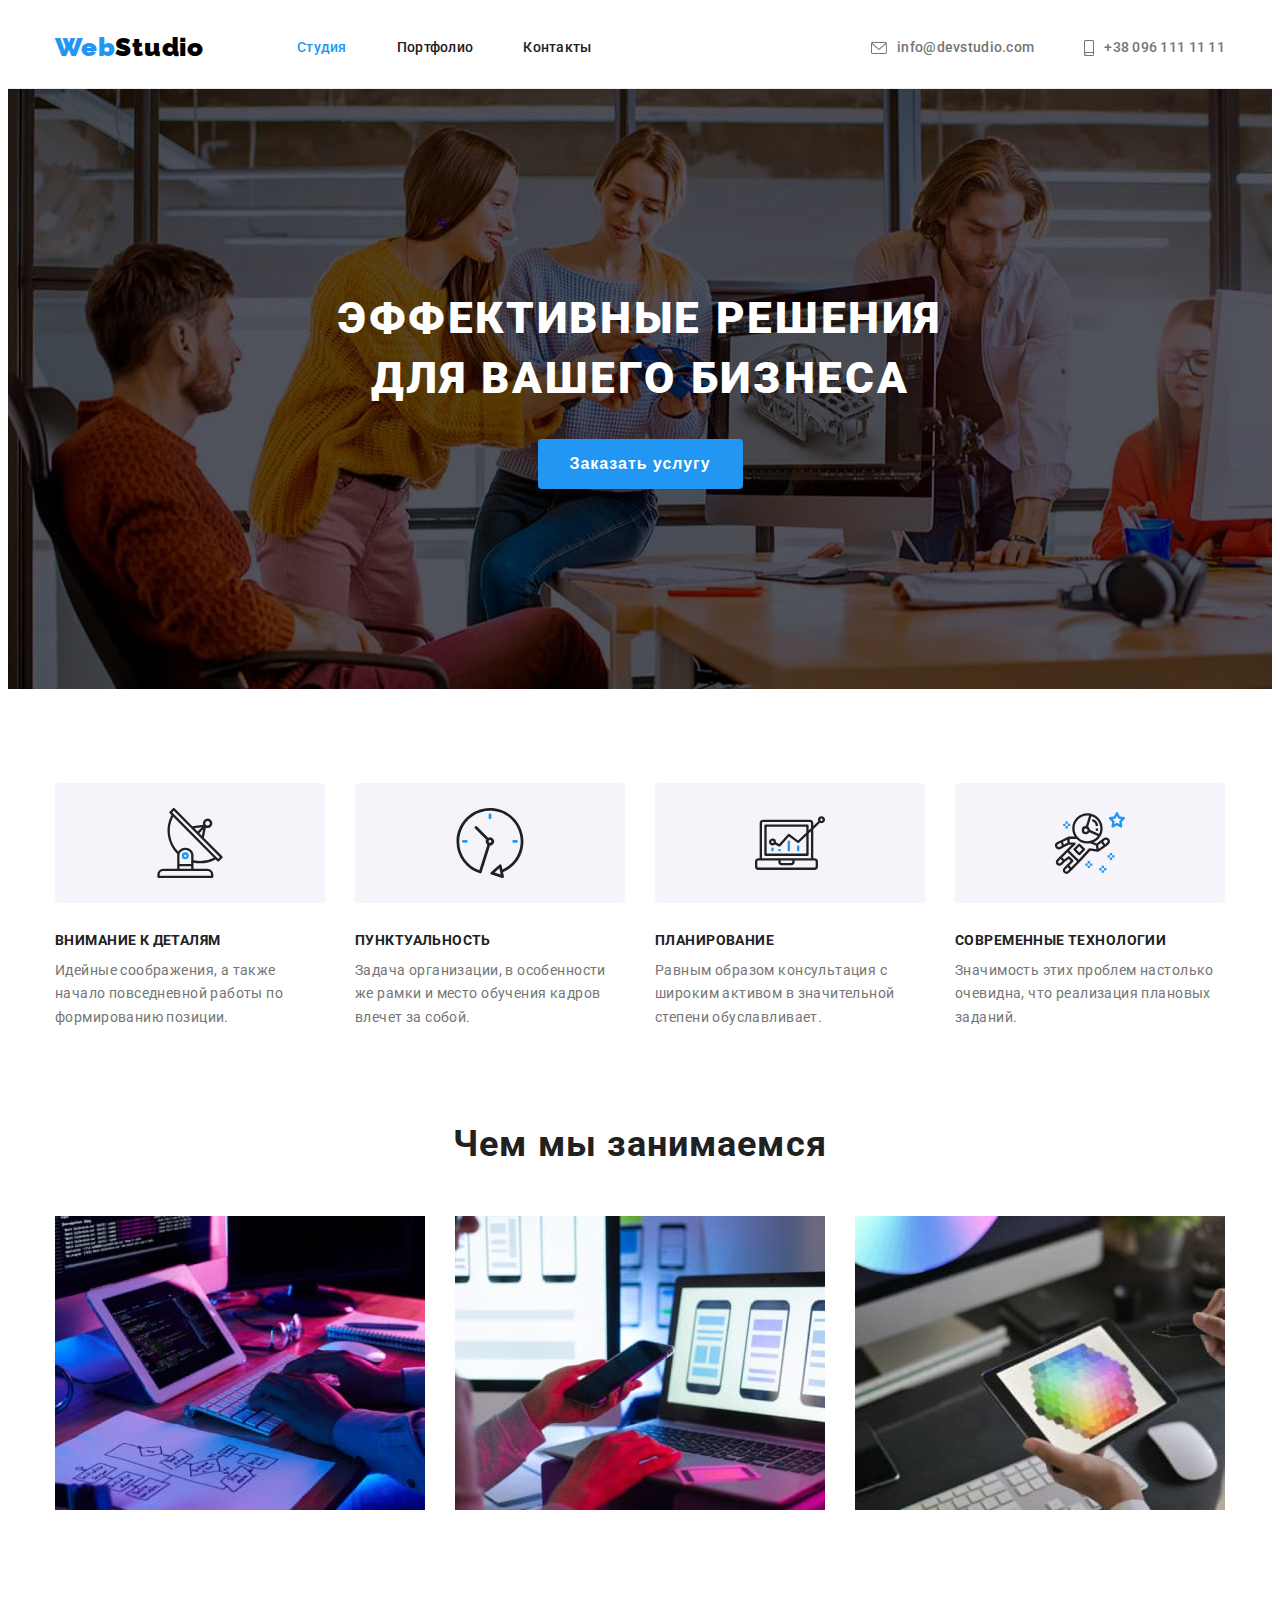
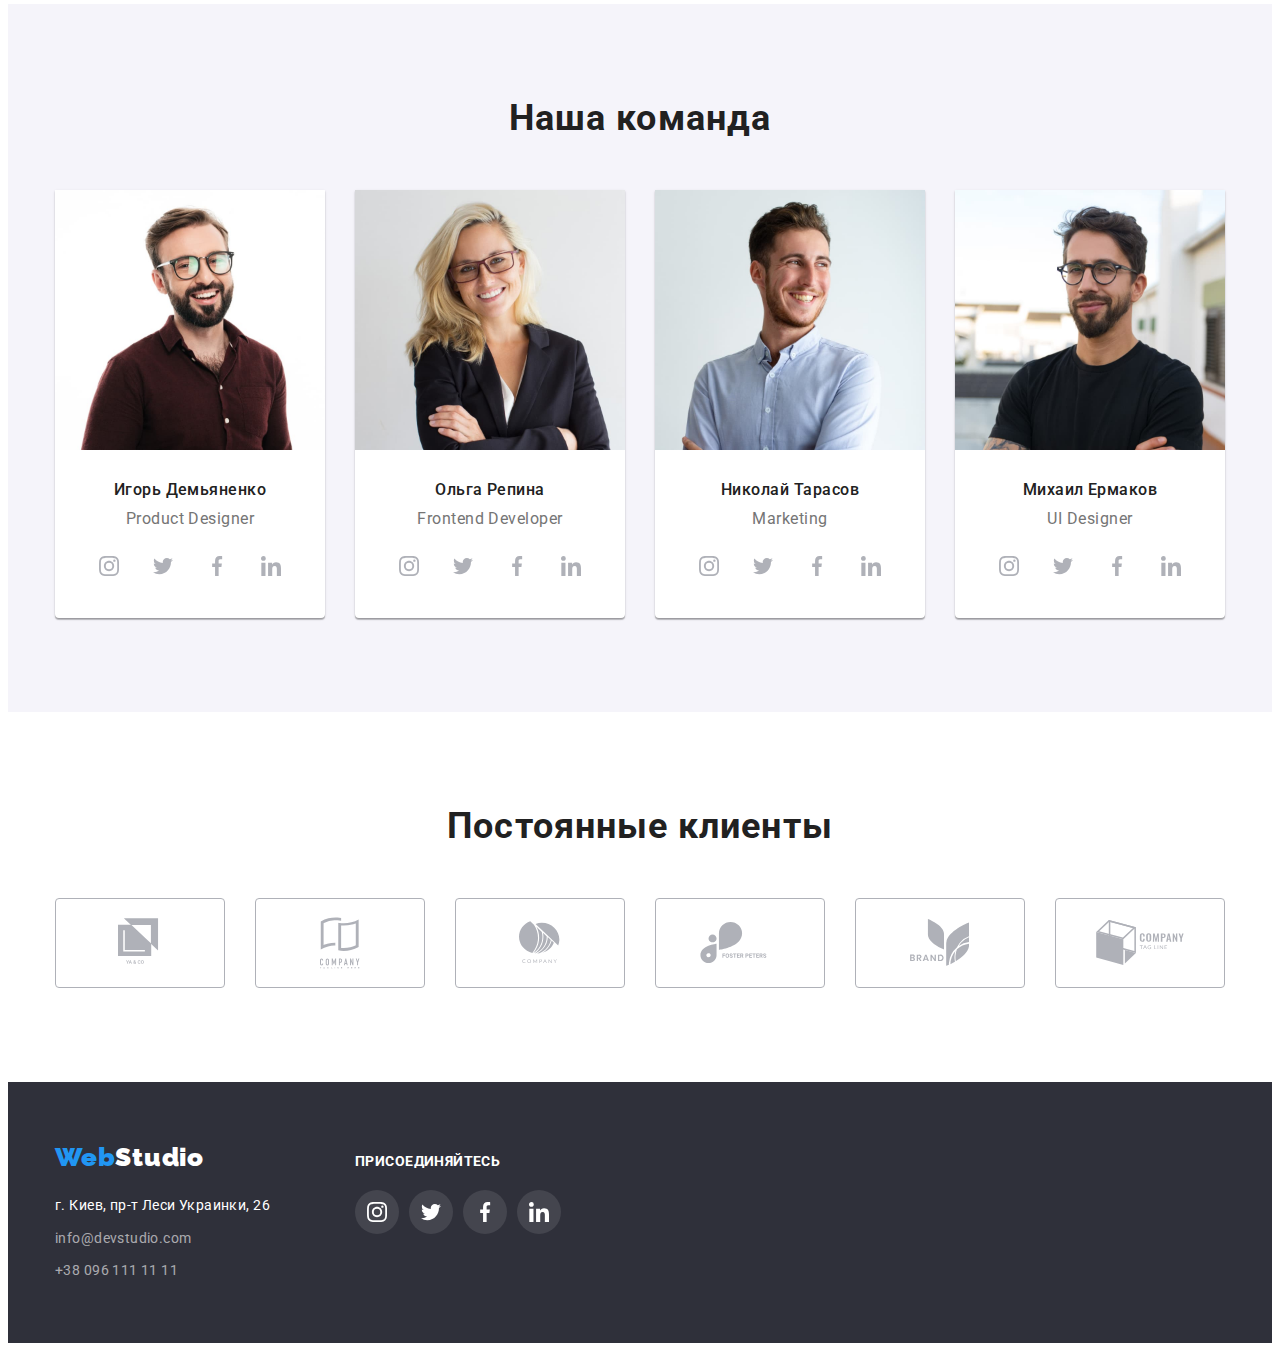
<file: index.html>
<!DOCTYPE html>
<html lang="ru">
	<head>
		<meta charset="UTF-8">
		<meta name="viewport" content="width=device-width, initial-scale=1.0">
		<title>WebStudio</title>
		<link rel="preconnect" href="https://fonts.gstatic.com"> 
		<link href="https://fonts.googleapis.com/css2?family=Raleway:wght@700&family=Roboto:wght@400;500;700;900&display=swap" rel="stylesheet">
		<link rel="stylesheet" href="https://cdnjs.cloudflare.com/ajax/libs/modern-normalize/0.2.0/modern-normalize.min.css" integrity="sha512-sqIVMkf5f8XGYI/UZYGs7wODxlUeoj9JknataPfUwtvrSKWMHrMXGZ7Evb6nabFYJQG15vFFyALe6r0nWCD1Ug==" crossorigin="anonymous" />
		<link rel="stylesheet" href="css/style.css">
	</head>
<body>
<!-- Header -->
	<header class="header">
		<div class="container">
			<nav class="main-nav">
				<a class="logo link" href="./index.html"><span class="logo-web">Web</span><span class="logo-studio">Studio</span></a>
				<ul class="site-nav list">
					<li class="item"><a class="link current" href="./index.html">Студия</a></li>
					<li class="item"><a class="link" href="./portfolio.html">Портфолио</a></li>
					<li class="item"><a class="link" href="">Контакты</a></li>
				</ul>
			</nav>
				<ul class="contact-nav list">
					<li class="item">
						<a class="link contact-link" href="mailto:info@devstudio.com">
							<svg class="icon" width="16" height="12">
								<use href="./images/svg/sprite.svg#icon-mail"></use>
							</svg>
							info@devstudio.com
						</a>
					</li>
					<li class="item phone">
						<a class="link contact-link" href="tel:+380961111111">
							<svg class="icon" width="10" height="16">
								<use href="./images/svg/sprite.svg#icon-smartphone"></use>
							</svg>
							+38 096 111 11 11
						</a>
					</li>
				</ul>
		</div>
	</header>
<!-- Main -->
	<main>
<!-- Герой -->
		<section class="hero">
			<h1 class="hero-title">Эффективные решения для вашего бизнеса</h1>
			<div class="hero-button">
			<button class="button" type="button">Заказать услугу</button>
			</div>
		</section>
<!-- Наши преимущества -->
		<section class="section our-features">
			<div class="container">
				<h2 class="section-title visually-hidden">Наши преимущества</h2>
				<ul class="list grid features-grid">
					<li class="grid-item list-item icon-antenna">
						<h3 class="list-title">Внимание к деталям</h3>
						<p class="features-item">Идейные соображения, а также начало повседневной работы по формированию позиции.</p>
					</li>
					<li class="grid-item list-item icon-clock">
						<h3 class="list-title">Пунктуальность</h3>
						<p class="features-item">Задача организации, в особенности же рамки и место обучения кадров влечет за собой.</p>
					</li>
					<li class="grid-item list-item icon-diagram">
						<h3 class="list-title">Планирование</h3>
						<p class="features-item">Равным образом консультация с широким активом в значительной степени обуславливает.</p>
					</li>
					<li class="grid-item list-item icon-astronaut">
						<h3 class="list-title">Современные технологии</h3>
						<p class="features-item">Значимость этих проблем настолько очевидна, что реализация плановых заданий.</p>
					</li>
				</ul>
			</div>
		</section>
<!-- Чем мы занимаемся -->
		<section class="section example-work">
			<div class="container">
				<h2 class="section-title">Чем мы занимаемся</h2>
				<ul class="list grid example-item">
					<li class="grid-item"><img src="images/box-1.jpg" width="370" alt="Процесс верстки веб-страницы"></li>
					<li class="grid-item"><img src="images/img.jpg" width="370" alt="Процесс оформления стилей для веб-страницы"></li>
					<li class="grid-item"><img src="images/img-2.jpg" width="370" alt="Процесс создания дизайна веб-страницы"></li>
				</ul>
			</div>
		</section>
<!-- Наша команда -->
		<section class="section our-team">
			<div class="container">
				<h2 class="section-title">Наша команда</h2>
				<ul class="list grid team-item">
					<li class="grid-item  list-item">
						<img src="images/img-3.jpg" alt="Фото Игоря Демьяненко" width="270">
						<div class="team-card">
							<h3 class="list-title">Игорь Демьяненко</h3>
							<p class="team-member" lang="en">Product Designer</p>
							<ul class="list social-icons">
								<li class="social-icons-item">
									<span class="visually-hidden">Instagram</span>
									<a href="" class="social-icons-link" aria-label="Instagram" target="_blank" rel="noopener noreferrer">
										<svg class="icon">
											<use href="./images/svg/sprite.svg#icon-instagram"></use>
										</svg>
									</a>
								</li>
								<li class="social-icons-item">
									<span class="visually-hidden">Twitter</span>
									<a href="" class="social-icons-link" aria-label="Twitter" target="_blank" rel="noopener noreferrer">
										<svg class="icon">
											<use href="./images/svg/sprite.svg#icon-twitter"></use>
										</svg>
									</a>
								</li>
								<li class="social-icons-item">
									<span class="visually-hidden">Facebook</span>
									<a href="" class="social-icons-link" aria-label="Facebook" target="_blank" rel="noopener noreferrer">
										<svg class="icon">
											<use href="./images/svg/sprite.svg#icon-facebook"></use>
										</svg>
									</a>
								</li>
								<li class="social-icons-item">
									<span class="visually-hidden">LinkedIn</span>
									<a href="" class="social-icons-link" aria-label="LinkedIn" target="_blank" rel="noopener noreferrer">
										<svg class="icon">
											<use href="./images/svg/sprite.svg#icon-linkedin"></use>
										</svg>
									</a>
								</li>
							</ul>

						</div>
					</li>
					<li class="grid-item list-item">
							<img src="images/img-4.jpg" alt="Фото Ольги Репиной" width="270">
						<div class="team-card">	
							<h3 class="list-title">Ольга Репина</h3>
							<p class="team-member" lang="en">Frontend Developer</p>
							<ul class="list social-icons">
								<li class="social-icons-item">
									<span class="visually-hidden">Instagram</span>
									<a href="" class="social-icons-link" aria-label="Instagram" target="_blank" rel="noopener noreferrer">
										<svg class="icon">
											<use href="./images/svg/sprite.svg#icon-instagram"></use>
										</svg>
									</a>
								</li>
								<li class="social-icons-item">
									<span class="visually-hidden">Twitter</span>
									<a href="" class="social-icons-link" aria-label="Twitter" target="_blank" rel="noopener noreferrer">
										<svg class="icon">
											<use href="./images/svg/sprite.svg#icon-twitter"></use>
										</svg>
									</a>
								</li>
								<li class="social-icons-item">
									<span class="visually-hidden">Facebook</span>
									<a href="" class="social-icons-link" aria-label="Facebook" target="_blank" rel="noopener noreferrer">
										<svg class="icon">
											<use href="./images/svg/sprite.svg#icon-facebook"></use>
										</svg>
									</a>
								</li>
								<li class="social-icons-item">
									<span class="visually-hidden">LinkedIn</span>
									<a href="" class="social-icons-link" aria-label="LinkedIn" target="_blank" rel="noopener noreferrer">
										<svg class="icon">
											<use href="./images/svg/sprite.svg#icon-linkedin"></use>
										</svg>
									</a>
								</li>
							</ul>
						</div>
					</li>
					<li class="grid-item list-item">
							<img src="images/img-5.jpg" alt="Фото Николая Тарасова" width="270">
						<div class="team-card">	
							<h3 class="list-title">Николай Тарасов</h3>
							<p class="team-member" lang="en">Marketing</p>
							<ul class="list social-icons">
								<li class="social-icons-item">
									<span class="visually-hidden">Instagram</span>
									<a href="" class="social-icons-link" aria-label="Instagram" target="_blank" rel="noopener noreferrer">
										<svg class="icon">
											<use href="./images/svg/sprite.svg#icon-instagram"></use>
										</svg>
									</a>
								</li>
								<li class="social-icons-item">
									<span class="visually-hidden">Twitter</span>
									<a href="" class="social-icons-link" aria-label="Twitter" target="_blank" rel="noopener noreferrer">
										<svg class="icon">
											<use href="./images/svg/sprite.svg#icon-twitter"></use>
										</svg>
									</a>
								</li>
								<li class="social-icons-item">
									<span class="visually-hidden">Facebook</span>
									<a href="" class="social-icons-link" aria-label="Facebook" target="_blank" rel="noopener noreferrer">
										<svg class="icon">
											<use href="./images/svg/sprite.svg#icon-facebook"></use>
										</svg>
									</a>
								</li>
								<li class="social-icons-item">
									<span class="visually-hidden">LinkedIn</span>
									<a href="" class="social-icons-link" aria-label="LinkedIn" target="_blank" rel="noopener noreferrer">
										<svg class="icon">
											<use href="./images/svg/sprite.svg#icon-linkedin"></use>
										</svg>
									</a>
								</li>
							</ul>
						</div>
					</li>
					<li class="grid-item list-item">
							<img src="images/img-6-2.jpg" alt="Фото Михаила Ермакова" width="270">
						<div class="team-card">	
							<h3 class="list-title">Михаил Ермаков</h3>
							<p class="team-member" lang="en">UI Designer</p>
							<ul class="list social-icons">
								<li class="social-icons-item">
									<span class="visually-hidden">Instagram</span>
									<a href="" class="social-icons-link" aria-label="Instagram" target="_blank" rel="noopener noreferrer">
										<svg class="icon">
											<use href="./images/svg/sprite.svg#icon-instagram"></use>
										</svg>
									</a>
								</li>
								<li class="social-icons-item">
									<span class="visually-hidden">Twitter</span>
									<a href="" class="social-icons-link" aria-label="Twitter" target="_blank" rel="noopener noreferrer">
										<svg class="icon">
											<use href="./images/svg/sprite.svg#icon-twitter"></use>
										</svg>
									</a>
								</li>
								<li class="social-icons-item">
									<span class="visually-hidden">Facebook</span>
									<a href="" class="social-icons-link" aria-label="Facebook" target="_blank" rel="noopener noreferrer">
										<svg class="icon">
											<use href="./images/svg/sprite.svg#icon-facebook"></use>
										</svg>
									</a>
								</li>
								<li class="social-icons-item">
									<span class="visually-hidden">LinkedIn</span>
									<a href="" class="social-icons-link" aria-label="LinkedIn" target="_blank" rel="noopener noreferrer">
										<svg class="icon">
											<use href="./images/svg/sprite.svg#icon-linkedin"></use>
										</svg>
									</a>
								</li>
							</ul>
						</div>
					</li>
				</ul>
			</div>
		</section>
	</main>
<!-- Постоянные клиенты -->
	<section class="section clients">
		<div class="container">
			<h2 class="section-title">Постоянные клиенты</h2>
			<ul class="list grid clients-grid">
				<li class="grid-item list-item">
					<a href=""  class="clients-link" target="_blank" rel="noopener noreferrer">
						<svg svg class="icon" width="44.27" height="49.23">
							<use href="./images/svg/sprite.svg#icon-logo1"></use>
						</svg>
					</a>	
				</li>
				<li class="grid-item list-item">
					<a href="" class="clients-link" target="_blank" rel="noopener noreferrer">
						<svg class="icon" width="40" height="52" >
							<use href="./images/svg/sprite.svg#icon-logo2"></use>
						</svg>
					</a>
				</li>
				<li class="grid-item list-item">
					<a href="" class="clients-link" target="_blank" rel="noopener noreferrer">
						<svg svg class="icon" width="41" height="42.6">
							<use href="./images/svg/sprite.svg#icon-logo3"></use>
						</svg>
					</a>
				</li>
				<li class="grid-item list-item">
					<a href="" class="clients-link" target="_blank" rel="noopener noreferrer">
						<svg svg class="icon" width="79.66" height="42.02">
							<use href="./images/svg/sprite.svg#icon-logo4"></use>
						</svg>
					</a>
				</li>
				<li class="grid-item list-item">
					<a href="" class="clients-link" target="_blank" rel="noopener noreferrer">
						<svg svg class="icon" width="59" height="47">
							<use href="./images/svg/sprite.svg#icon-logo5"></use>
						</svg>
					</a>
				</li>
				<li class="grid-item list-item">
					<a href="" class="clients-link" target="_blank" rel="noopener noreferrer">
						<svg svg class="icon" width="88.48" height="45.44">
							<use href="./images/svg/sprite.svg#icon-logo6"></use>
						</svg>
					</a>
				</li>
			</ul>
		</div>
	</section>
<!-- Footer -->
	<footer class="footer">
		<div class="container">
			<div class="grid">
				<div class="grid-item">
					<div class="logo-footer">
						<a class="logo link" href="./index.html"><span class="logo-web">Web</span><span class="logo-studio-light">Studio</span></a>
					</div>
						<address class="address-item">
							<div class="contacts-block">
								<p class="address contact-item">г. Киев, пр-т Леси Украинки, 26</p>
								<ul class="list">
									<li class="contact-item"><a class="link" href="mailto:info@devstudio.com">info@devstudio.com</a></li>
									<li><a class="link" href="tel:+380961111111">+38 096 111 11 11</a></li>
								</ul>
							</div>
				</div>
				<div class="footer-social-links grid-item">
							<h2 class="list-title">Присоединяйтесь</h2>
							<ul class="list social-icons">
								<li class="social-icons-item">
									<span class="visually-hidden">Instagram</span>
									<a href="" class="social-icons-link" aria-label="Instagram" target="_blank" rel="noopener noreferrer">
										<svg class="icon">
											<use href="./images/svg/sprite.svg#icon-instagram"></use>
										</svg>
									</a>
								</li>
								<li class="social-icons-item">
									<span class="visually-hidden">Twitter</span>
									<a href="" class="social-icons-link" aria-label="Twitter" target="_blank" rel="noopener noreferrer">
										<svg class="icon">
											<use href="./images/svg/sprite.svg#icon-twitter"></use>
										</svg>
									</a>
								</li>
								<li class="social-icons-item">
									<span class="visually-hidden">Facebook</span>
									<a href="" class="social-icons-link" aria-label="Facebook" target="_blank" rel="noopener noreferrer">
										<svg class="icon">
											<use href="./images/svg/sprite.svg#icon-facebook"></use>
										</svg>
									</a>
								</li>
								<li class="social-icons-item">
									<span class="visually-hidden">LinkedIn</span>
									<a href="" class="social-icons-link" aria-label="LinkedIn" target="_blank" rel="noopener noreferrer">
										<svg class="icon">
											<use href="./images/svg/sprite.svg#icon-linkedin"></use>
										</svg>
									</a>
								</li>
							</ul>
					</div> 	
				</address>
			</div>
		</div>	
	</footer>
</body>
</html>
</file>
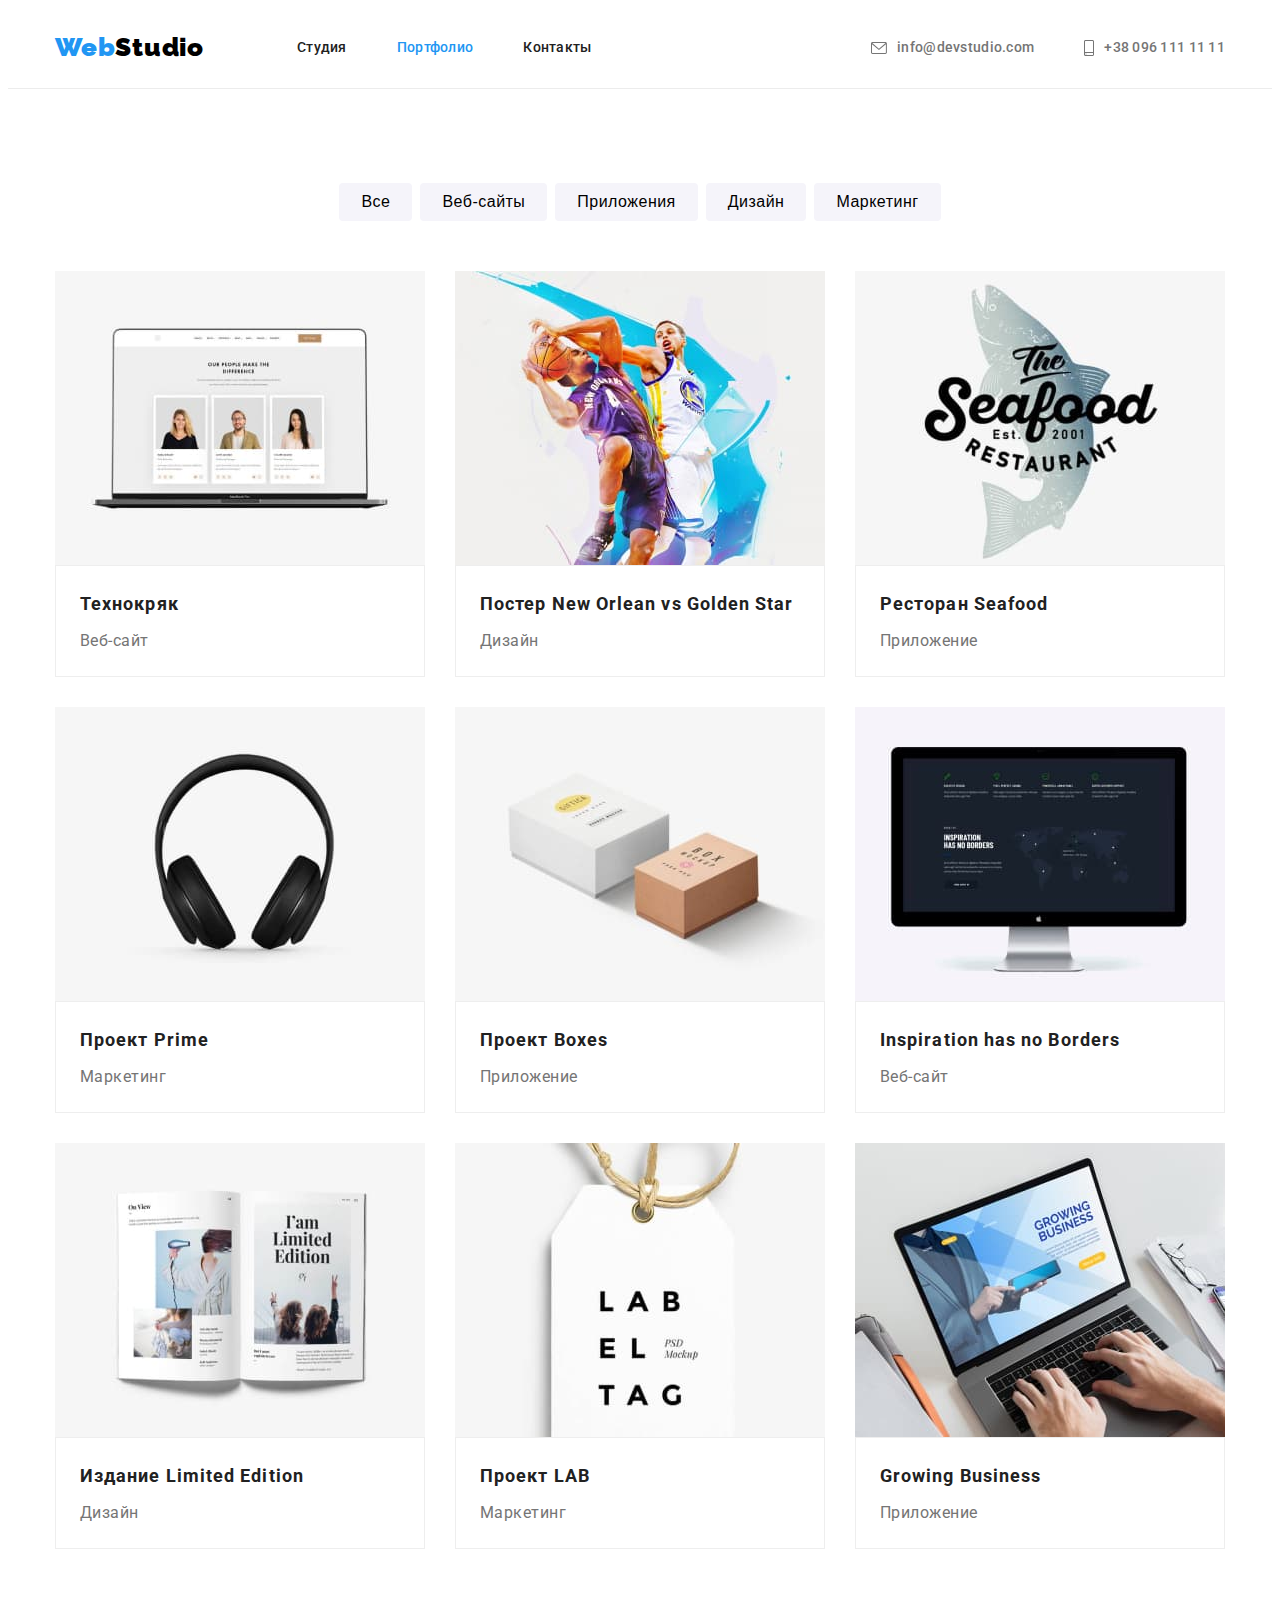
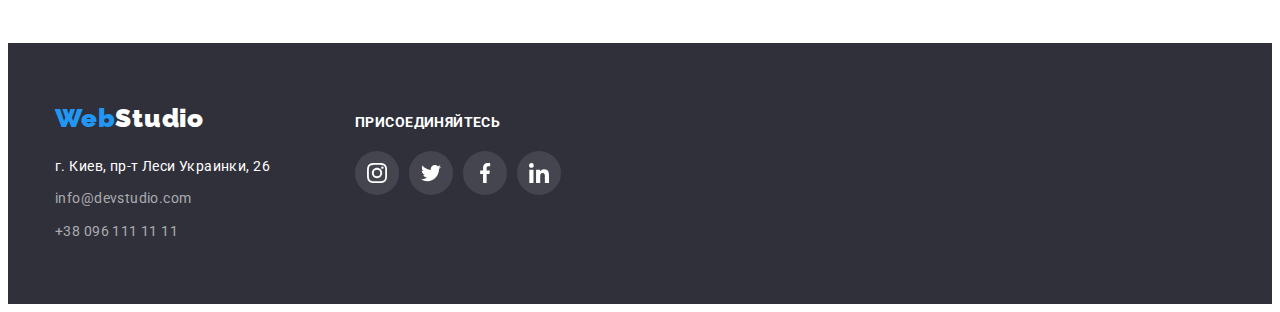
<file: portfolio.html>
<!DOCTYPE html>
<html lang="ru">
<head>
	<meta charset="UTF-8">
	<meta name="viewport" content="width=device-width, initial-scale=1.0">
	<title>WebStudio</title>
	<link rel="preconnect" href="https://fonts.gstatic.com"> 
	<link href="https://fonts.googleapis.com/css2?family=Raleway:wght@700&family=Roboto:wght@400;500;700;900&display=swap" rel="stylesheet">
	<link rel="stylesheet" href="https://cdnjs.cloudflare.com/ajax/libs/modern-normalize/0.2.0/modern-normalize.min.css" integrity="sha512-sqIVMkf5f8XGYI/UZYGs7wODxlUeoj9JknataPfUwtvrSKWMHrMXGZ7Evb6nabFYJQG15vFFyALe6r0nWCD1Ug==" crossorigin="anonymous" />
	<link rel="stylesheet" href="css/style.css">
</head>
<body>
<!-- Header -->
	<header class="header">
		<div class="container">
			<nav class="main-nav">
				<a class="logo link" href="./index.html"><span class="logo-web">Web</span><span class="logo-studio">Studio</span></a>
				<ul class="site-nav list">
					<li class="item"><a class="link" href="./index.html">Студия</a></li>
					<li class="item"><a class="link current" href="./portfolio.html">Портфолио</a></li>
					<li class="item"><a class="link" href="">Контакты</a></li>
				</ul>
			</nav>
				<ul class="contact-nav list">
					<li class="item">
						<a class="link contact-link" href="mailto:info@devstudio.com">
							<svg class="icon" width="16" height="12">
								<use href="./images/svg/sprite.svg#icon-mail"></use>
							</svg>
							info@devstudio.com
						</a>
					</li>
					<li class="item phone">
						<a class="link contact-link" href="tel:+380961111111">
							<svg class="icon" width="10" height="16">
								<use href="./images/svg/sprite.svg#icon-smartphone"></use>
							</svg>
							+38 096 111 11 11
						</a>
					</li>
				</ul>
		</div>
	</header>
<!-- Main -->
	<main>
		<section class="section">
			<div class="container">
				<h1 class="visually-hidden" lang="eu">Наши работы</h1>
					<div class="filter">
						<ul class="filter-button filter-flexbox list">
								<li class="filter-item"><button class="button" type="button">Все</button></li>
								<li class="filter-item"><button class="button" type="button">Веб-сайты</button></li>
								<li class="filter-item"><button class="button" type="button">Приложения</button></li>
								<li class="filter-item"><button class="button" type="button">Дизайн</button></li>
								<li class="filter-item"><button class="button" type="button">Маркетинг</button></li>
						</ul>
					</div>
					<ul class="list our-work grid">
						<li class="grid-item work-list">
							<a class="work-list-link" href="">
								<img src="./images/images-portfolio/img.jpg" alt=""  width="370">
								<div class="work-card">
									<h2 class="list-title">Технокряк</h2>
									<p class="work-item">Веб-сайт</p>
								</div>
							</a>
						</li>
						<li class="grid-item work-list">
							<a class="work-list-link" href="">
								<img src="./images/images-portfolio/img-1.jpg" alt="" width="370">
								<div class="work-card">
									<h2 class="list-title">Постер New Orlean vs Golden Star</h2>
									<p class="work-item">Дизайн</p>
								</div>
							</a>	
						</li>
						<li class="grid-item work-list">
							<a class="work-list-link" href="">
								<img src="./images/images-portfolio/img-2.jpg" alt="" width="370">
								<div class="work-card">
									<h2 class="list-title">Ресторан Seafood</h2>
									<p class="work-item">Приложение</p>
								</div>
							</a>
						</li>
						<li class="grid-item work-list">
							<a class="work-list-link" href="">
								<img src="./images/images-portfolio/img-3.jpg" alt="" width="370">
								<div class="work-card">
									<h2 class="list-title">Проект Prime</h2>
									<p class="work-item">Маркетинг</p>
								</div>
							</a>
						</li>
						<li class="grid-item work-list">
							<a class="work-list-link" href="">
								<img src="./images/images-portfolio/img-4.jpg" alt="" width="370">
								<div class="work-card">
									<h2 class="list-title">Проект Boxes</h2>
									<p class="work-item">Приложение</p>
								</div>
							</a>
						</li>
						<li class="grid-item work-list">
							<a class="work-list-link" href="">
								<img src="./images/images-portfolio/img-5.jpg" alt="" width="370">
								<div class="work-card">
									<h2 class="list-title">Inspiration has no Borders</h2>
									<p class="work-item">Веб-сайт</p>
								</div>
							</a>
						</li>
						<li class="grid-item work-list">
							<a class="work-list-link" href="">
								<img src="./images/images-portfolio/img-6.jpg" alt="" width="370">
								<div class="work-card">
									<h2 class="list-title">Издание Limited Edition</h2>
									<p class="work-item">Дизайн</p>
								</div>
							</a>
						</li>
						<li class="grid-item work-list">
							<a class="work-list-link" href="">
								<img src="./images/images-portfolio/img-7.jpg" alt="" width="370">
								<div class="work-card">
									<h2 class="list-title">Проект LAB</h2>
									<p class="work-item">Маркетинг</p>
								</div>
							</a>
						</li>
						<li class="grid-item work-list">
							<a class="work-list-link" href="">
								<img src="./images/images-portfolio/img-8.jpg" alt="" width="370">
								<div class="work-card">
									<h2 class="list-title">Growing Business</h2>
									<p class="work-item">Приложение</p>
								</div>
							</a>
						</li>
				</ul>
			</div>
		</section>
		
	</main>
<!-- Footer -->
<footer class="footer">
	<div class="container">
		<div class="grid">
			<div class="grid-item">
				<div class="logo-footer">
					<a class="logo link" href="./index.html"><span class="logo-web">Web</span><span
							class="logo-studio-light">Studio</span></a>
				</div>
				<address class="address-item">
					<div class="contacts-block">
						<p class="address contact-item">г. Киев, пр-т Леси Украинки, 26</p>
						<ul class="list">
							<li class="contact-item"><a class="link"
									href="mailto:info@devstudio.com">info@devstudio.com</a></li>
							<li><a class="link" href="tel:+380961111111">+38 096 111 11 11</a></li>
						</ul>
					</div>
			</div>
			<div class="footer-social-links grid-item">
				<h2 class="list-title">Присоединяйтесь</h2>
				<ul class="list social-icons">
					<li class="social-icons-item">
						<span class="visually-hidden">Instagram</span>
						<a href="" class="social-icons-link" aria-label="Instagram" target="_blank"
							rel="noopener noreferrer">
							<svg class="icon">
								<use href="./images/svg/sprite.svg#icon-instagram"></use>
							</svg>
						</a>
					</li>
					<li class="social-icons-item">
						<span class="visually-hidden">Twitter</span>
						<a href="" class="social-icons-link" aria-label="Twitter" target="_blank"
							rel="noopener noreferrer">
							<svg class="icon">
								<use href="./images/svg/sprite.svg#icon-twitter"></use>
							</svg>
						</a>
					</li>
					<li class="social-icons-item">
						<span class="visually-hidden">Facebook</span>
						<a href="" class="social-icons-link" aria-label="Facebook" target="_blank"
							rel="noopener noreferrer">
							<svg class="icon">
								<use href="./images/svg/sprite.svg#icon-facebook"></use>
							</svg>
						</a>
					</li>
					<li class="social-icons-item">
						<span class="visually-hidden">LinkedIn</span>
						<a href="" class="social-icons-link" aria-label="LinkedIn" target="_blank"
							rel="noopener noreferrer">
							<svg class="icon">
								<use href="./images/svg/sprite.svg#icon-linkedin"></use>
							</svg>
						</a>
					</li>
				</ul>
			</div>
			</address>
		</div>
	</div>
</footer>
</body>
</html>
</file>
<file: css/style.css>
html {
  box-sizing: border-box;
}

*,
*::after,
*::before {
  box-sizing: inherit;
}

:root {
  --main-bg-color: #ffffff;
  --dark-bg-color: #2f303a;
  --grey-bg-color: #f5f4fa;
  --accent-color: #2196f3;
  --main-text-color: #757575;
  --secondary-text-color: #212121;
  --dark-bg-text-color: #ffffff;
  --grid-item: 1;
}

body {
  font-family: "Roboto", sans-serif;
  font-size: 14px;
  line-height: 1.71;
  letter-spacing: 0.03em;
  background-color: var(--main-bg-color);
  color: var(--main-text-color);
}
img {
  display: block;
  max-width: 100%;
  height: auto;
}
h1,
h2,
h3,
h4,
h5,
h6,
p {
  margin-top: 0;
}

.link {
  text-decoration: none;
}

.list {
  list-style: none;
  margin: 0px;
  padding: 0px;
}

.container {
  width: 1200px;
  padding-right: 15px;
  padding-left: 15px;
  margin-right: auto;
  margin-left: auto;
}

.section {
  padding-top: 94px;
  padding-bottom: 94px;
}

.grid {
  display: flex;
  flex-wrap: wrap;
  margin-left: -30px;
  margin-top: -30px;
}
.grid-item {
  flex-basis: calc((100% - 30px * var(--grid-item)) / var(--grid-item));
  margin-left: 30px;
  margin-top: 30px;
}
/* Header */
.header {
  border-bottom: 1px solid #ececec;
}

.header .container {
  display: flex;
  align-items: center;
}

.logo.link {
  font-family: Raleway;
  font-weight: 900;
  font-size: 26px;
  line-height: 1.19;
  letter-spacing: 0.03em;
}
.logo-web {
  color: var(--accent-color);
}
.logo-studio {
  color: #000000;
}

.header .logo {
  display: block;
  margin-right: 93px;
  padding-top: 24px;
  padding-bottom: 25px;
}

/* Site nav */
.main-nav {
  display: flex;
  align-items: center;
}
.site-nav {
  display: flex;
}

.site-nav .item:not(:last-child) {
  margin-right: 50px;
}

.site-nav .link {
  display: block;
  padding-top: 32px;
  padding-bottom: 32px;

  color: var(--secondary-text-color);
  font-weight: 500;
  line-height: 1.14;
  letter-spacing: 0.02em;
}
.site-nav .link:focus,
.site-nav .link:hover {
  color: var(--accent-color);
}

.site-nav .link.current {
  color: var(--accent-color);
}
/* Contact-nav */

.contact-nav {
  display: flex;
  margin-left: auto;
}
.contact-nav .item:not(:last-child) {
  margin-right: 50px;
}
.contact-nav .link {
  padding-top: 32px;
  padding-bottom: 32px;
  font-weight: 500;
  font-size: 14px;
  line-height: 1.14;
  letter-spacing: 0.02em;
  color: var(--main-text-color);
}
.contact-nav .link:focus,
.contact-nav .link:hover {
  color: var(--accent-color);
}

.contact-link:hover .icon,
.contact-link:focus .icon {
  fill: currentColor;
}
.contact-link {
  display: flex;
  align-items: center;
}
.contact-nav .icon {
  fill: currentColor;
  margin-right: 10px;
}

/* Hero */
.hero {
  padding-top: 200px;
  padding-bottom: 200px;
  margin-right: auto;
  margin-left: auto;
  background-image: linear-gradient(
      to right,
      rgba(0, 0, 0, 0.4),
      rgba(0, 0, 0, 0.4)
    ),
    url(../images/Img-9.jpg);
  max-width: 1600px;
  background-color: var(--dark-bg-color);
}

.hero-title {
  display: block;
  max-width: 696px;
  margin-left: auto;
  margin-right: auto;
  margin-bottom: 30px;
  color: var(--dark-bg-text-color);
  font-weight: 900;
  font-size: 44px;
  line-height: 1.36;
  letter-spacing: 0.06em;
  text-align: center;
  text-transform: uppercase;
}

/* Sections */

.section-title {
  margin-bottom: 50px;
  font-weight: 700;
  font-size: 36px;
  line-height: 1.16;
  text-align: center;
  letter-spacing: 0.03em;
  color: var(--secondary-text-color);
}

.list-title {
  margin-bottom: 10px;
  font-size: 14px;
  font-weight: 700;
  line-height: 1.14;
  text-transform: uppercase;
  color: var(--secondary-text-color);
}

/* Our features section */
.our-features .grid-item {
  display: block;
}
.our-features .list-title {
  font-weight: 700;
  line-height: 1.14;
  letter-spacing: 0.03em;
}

.our-features .features-item {
  line-height: 1.71;
  letter-spacing: 0.03em;
  margin-bottom: 0px;
}
.features-grid {
  --grid-item: 4;
}

.features-grid .list-item::before {
  display: block;
  margin-bottom: 30px;
  width: 270px;
  height: 120px;
  border-radius: 4px;
  background-color: var(--grey-bg-color);
  content: "";
  background-size: 70px;
  background-repeat: no-repeat;
  background-position: center;
}

.icon-antenna::before {
  background-image: url(../images/svg/antenna.svg);
}

.icon-clock::before {
  background-image: url(../images/svg/clock.svg);
}

.icon-diagram::before {
  background-image: url(../images/svg/diagram.svg);
}

.icon-astronaut::before {
  background-image: url(../images/svg/astronaut.svg);
}

/*Example work*/
.example-work {
  padding-top: 0px;
}

.example-item {
  --grid-item: 3;
}
/* Our team section */
.our-team {
  background-color: var(--grey-bg-color);
}

.our-team .list-item {
  background-color: var(--main-bg-color);
  box-shadow: 0px 1px 3px rgba(0, 0, 0, 0.12), 0px 1px 1px rgba(0, 0, 0, 0.14),
    0px 2px 1px rgba(0, 0, 0, 0.2);
  border-radius: 0px 0px 4px 4px;
}

.our-team .list-title {
  font-weight: 500;
  font-size: 16px;
  line-height: 1.19;
  letter-spacing: 0.03em;
  text-align: center;
  text-transform: none;
}
.our-team .team-member {
  margin-bottom: 16px;
  font-size: 16px;
  line-height: 1.19;
  letter-spacing: 0.03em;
  text-align: center;
}

.team-item {
  --grid-item: 4;
}

.team-card {
  display: block;
  text-align: center;
  padding-top: 30px;
  padding-bottom: 30px;
}

.social-icons {
  display: inline-flex;
}

.social-icons .icon {
  width: 20px;
  height: 20px;
  fill: #afb1b8;
}
.social-icons-item:not(:last-child) {
  margin-right: 10px;
}

.social-icons-link {
  display: inline-flex;
  justify-content: center;
  align-items: center;
  width: 44px;
  height: 44px;
  border-radius: 50%;
  background-color: #ffffff;
}
.social-icons-link:hover,
.social-icons-link:focus {
  background-color: var(--accent-color);
}

.social-icons-link:hover .icon,
.social-icons-link:focus .icon {
  fill: #ffffff;
}
/* Our Clients */
.clients-grid {
  --grid-item: 6;
}

.clients-grid {
  display: flex;
}
.clients-link {
  display: flex;
  justify-content: center;
  align-items: center;
  height: 90px;
  border: 1px solid #afb1b8;
  border-radius: 4px;
}
.clients-link .icon {
  fill: #afb1b8;
}
.clients-link:hover,
.clients-link:focus {
  border-color: var(--accent-color);
}
.clients-link:hover .icon,
.clients-link:focus .icon {
  fill: var(--accent-color);
}

/* Portfolio page */
.filter .filter-flexbox {
  display: flex;
  justify-content: center;
  margin-bottom: 50px;
}

.filter-flexbox .filter-item:not(:last-child) {
  margin-right: 8px;
}

.our-work .list-title {
  margin-bottom: 4px;
  font-weight: 700;
  font-size: 18px;
  line-height: 2;
  letter-spacing: 0.06em;
  text-transform: none;
}

.work-card {
  padding: 20px 24px;
  border: 1px solid #eeeeee;
}

.our-work .work-item {
  margin-bottom: 0px;
  font-size: 16px;
  line-height: 1.87;
  letter-spacing: 0.03em;
}

.work-list-link {
  text-decoration: inherit;
  color: inherit;
}

.work-list {
  --grid-item: 3;
}
.work-list:hover,
.work-list:focus {
  box-shadow: 0px 1px 1px rgba(0, 0, 0, 0.12), 0px 4px 4px rgba(0, 0, 0, 0.06),
    1px 4px 6px rgba(0, 0, 0, 0.16);
  cursor: pointer;
}

/* Footer */

.footer {
  padding-top: 60px;
  padding-bottom: 60px;
  background-color: var(--dark-bg-color);
}
.logo-studio-light {
  color: var(--dark-bg-text-color);
}

.logo-footer {
  margin-bottom: 20px;
}
.footer .address-item {
  font-style: normal;
  font-size: 14px;
  line-height: 1.71;
  letter-spacing: 0.03em;
  margin-bottom: 0px;
}

.contacts-block {
  display: flex;
  flex-direction: column;
}
.contact-item {
  margin-bottom: 9px;
}

.footer .address {
  color: var(--dark-bg-text-color);
}
.footer .link {
  color: rgba(255, 255, 255, 0.6);
}

.footer .link:focus,
.footer .link:hover {
  color: var(--accent-color);
}

.footer-social-links {
  display: block;
}
.footer-social-links .list-title {
  margin-bottom: 20px;
  color: var(--dark-bg-text-color);
}
.footer-social-links .social-icons-link {
  background-color: rgba(255, 255, 255, 0.1);
}
.footer-social-links .icon {
  fill: var(--dark-bg-text-color);
}
.social-icons-link:hover,
.social-icons-link:focus {
  background-color: var(--accent-color);
}

.social-icons-link:hover .icon,
.social-icons-link:focus .icon {
  fill: #ffffff;
}
.footer .grid {
  --grid-item: 4;
  align-items: baseline;
}
/* Buttons */

.button {
  cursor: pointer;
  border: none;
}

.hero .button {
  display: block;
  min-width: 200px;
  padding: 10px 32px;
  margin-left: auto;
  margin-right: auto;

  background-color: var(--accent-color);
  color: var(--dark-bg-text-color);
  font-weight: 700;
  font-size: 16px;
  line-height: 1.87;
  align-items: center;
  text-align: center;
  letter-spacing: 0.06em;
  border-radius: 4px;
}

.hero .button:hover,
.hero .button:focus {
  background-color: #188ce8;
}

.filter-button .button {
  display: block;
  padding: 6px 22px;
  font-weight: 500;
  font-size: 16px;
  line-height: 1.62;
  text-align: center;
  letter-spacing: 0.03em;
  background-color: var(--grey-bg-color);
  border-radius: 4px;
}

.filter-button .button:hover,
.filter-button .button:focus {
  background-color: var(--accent-color);
  color: var(--dark-bg-text-color);
  box-shadow: 0px 3px 1px rgba(0, 0, 0, 0.1), 0px 1px 2px rgba(0, 0, 0, 0.08),
    0px 2px 2px rgba(0, 0, 0, 0.12);
}

/*Hidden titles*/

.visually-hidden {
  position: absolute !important;
  clip: rect(1px 1px 1px 1px);
  clip: rect(1px, 1px, 1px, 1px);
  padding: 0 !important;
  border: 0 !important;
  height: 1px !important;
  width: 1px !important;
  overflow: hidden;
}
</file>
